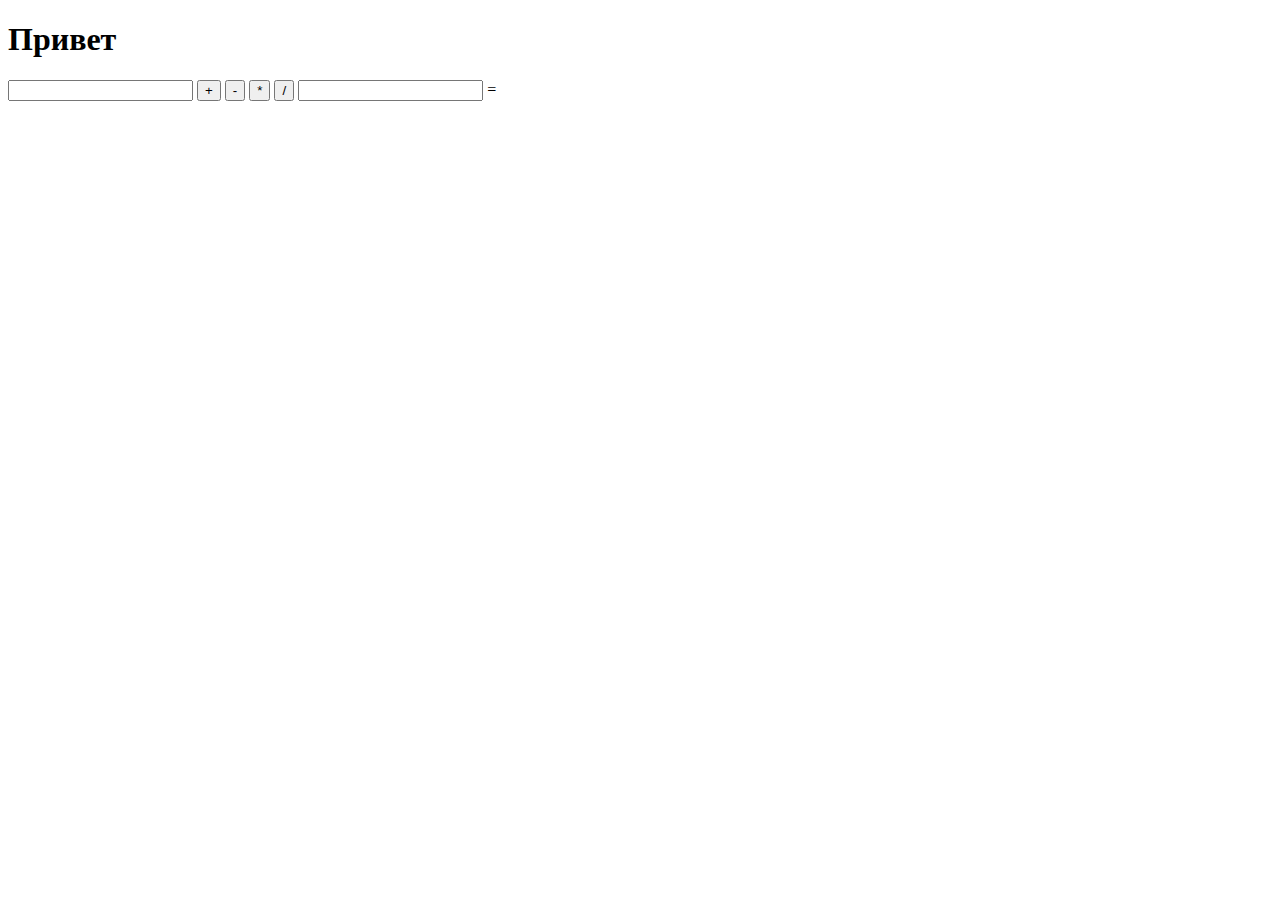
<file: cal/index.html>
<!doctype html>
<html lang="en">

<head>
    <meta charset="UTF-8">
    <meta name="viewport" content="width=device-width, initial-scale=1.0">
    <title>Calculate</title>
    <script src="./src/calculate.js" defer></script>
</head>

<body>
    <h1>Привет</h1>
    <input type="number" name="op1" id="op1">
    <button id="sum">+</button>
    <button id="vch">-</button>
    <button id="ymn">*</button>
    <button id="ch">/</button>
    <input type="number" name="op2" id="op2">
    =
    <span id="result"></span>
</body>

</html>
</file>
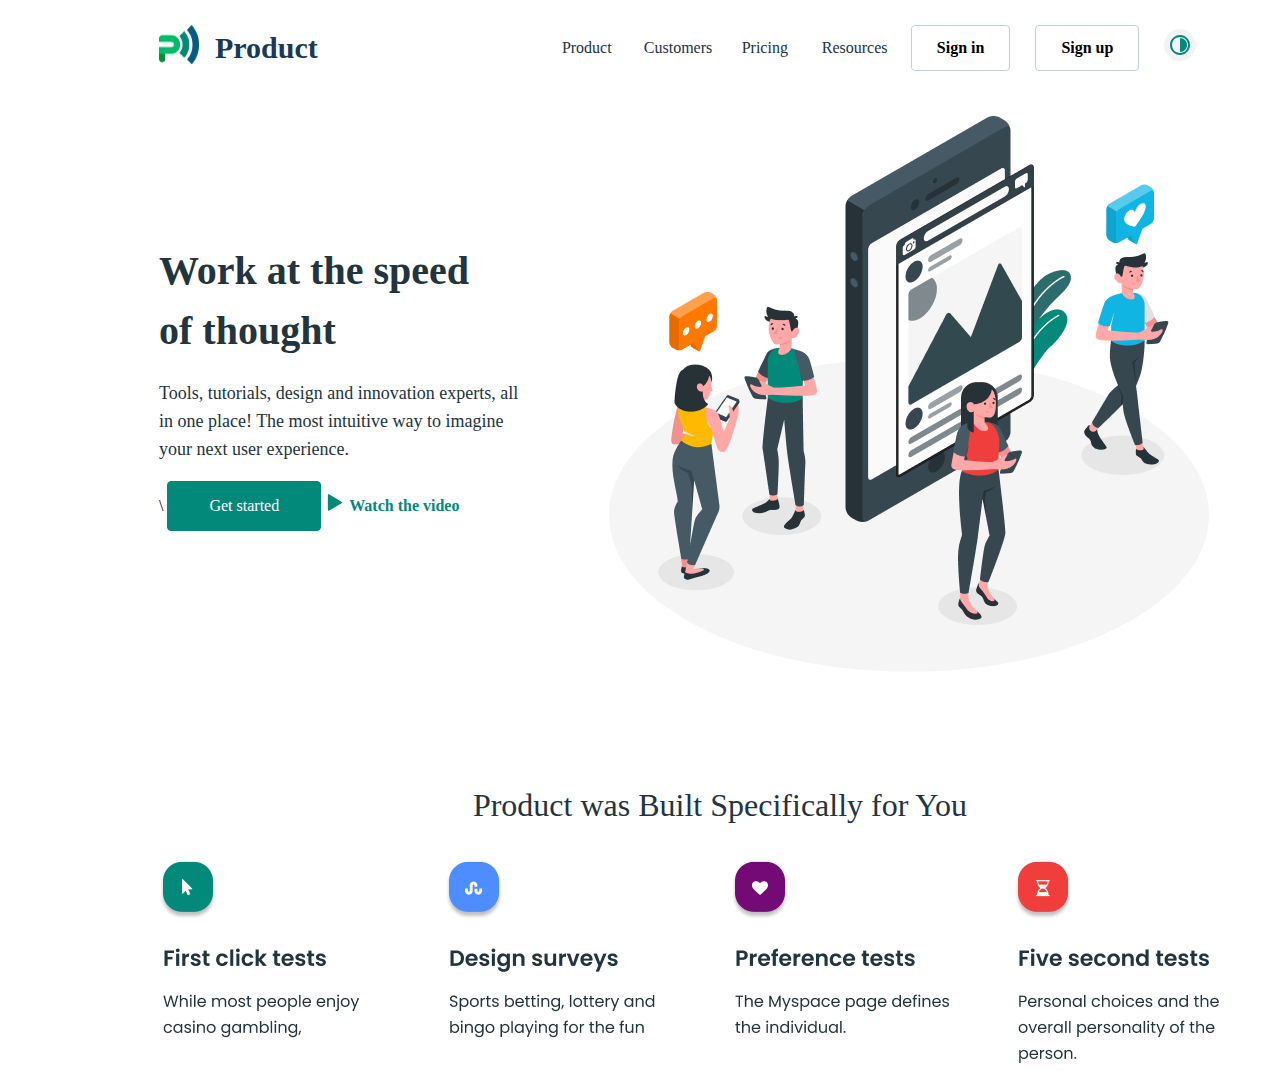
<file: projekt.sait/index.html>
<!doctype html>
<html lang="en">

<head>
    <meta charset="UTF-8">
    <meta name="viewport" content="width=device-width, initial-scale=1.0">
    <title>Online Shcool</title>
    <link rel="stylesheet" href="./css/normalize.css">
    <!--Подключение стилей для самого сайта-->
    <link rel="stylesheet" href="./css/slyle.css">
</head>

<body>
    <!--обёртка для всего содержимого, чтобы прижать footer к нижней части-->
    <div class="wrapper wrapper-container wrapper-forcontent">
        <!--Содержимое сайта без подвала (нужно для прижатия подвала к нижней части)-->
        <div class="content-without-footer">

            <!--Шапка сайта-->
            <header class="header">
                <a class="header-logo" href="#">
                    <img class="header-logo-img" src="./image/logo.png" alt="logo">
                    <span class="header-logo-text">Product</span>
                </a>
                <nav class="header-menu">
                    <li class="header-menu-li">Product</li>
                    <li class="header-menu-li">Customers</li>
                    <li class="header-menu-li">Pricing</li>
                    <li class="header-menu-li">Resources</li>
                    <li class="header-menu-li">
                        <button class="header-menu-li-btn">
                            Sign in
                        </button>
                    </li>
                    <li class="header-menu-li">
                        <button class="header-menu-li-btn">
                            Sign up
                        </button>
                    </li>
                    <li class="header-menu-li">
                        <button class="header-menu-li-light">
                            <svg class="header-menu-li-light-svg" width="24" height="24" viewbox="0 0 24 24"
                                xmlns="http://www.w3.org/2000/svg">
                                <path
                                    d="M12 22C17.514 22 22 17.514 22 12C22 6.486 17.514 2 12 2C6.486 2 2 6.486 2 12C2 17.514 6.486 22 12 22ZM12 4C16.411 4 20 7.589 20 12C20 16.411 16.411 20 12 20C7.589 20 4 16.411 4 12C4 7.589 7.589 4 12 4Z" />
                                <path d="M19 12C19 8.134 15.865 5 12 5V19C15.865 19 19 15.866 19 12Z" />
                            </svg>
                        </button>
                    </li>
                </nav>
            </header>

            <!--Основная часть-->
            <main>
                <section class="face">
                    <span class="face-title">Work at the speed
                        of thought</span>
                    <p class="face-text">Tools, tutorials, design and innovation experts, all in one place! The most intuitive way to
                        imagine your next user experience.</p>\
                    <button class="face-btn">Get started</button>
                    <svg class="face-svg" viewbox="0 0 17 19" xmlns="http://www.w3.org/2000/svg">
                        <path fill-rule="evenodd" clip-rule="evenodd"
                            d="M15.8516 8.53032C16.591 8.96531 16.591 10.0347 15.8516 10.4697L2.1954 18.5027C1.44543 18.9439 0.5 18.4031 0.5 17.533V1.46697C0.5 0.596876 1.44543 0.0561381 2.1954 0.497293L15.8516 8.53032Z" />
                    </svg>
                    <a class="face-link" href="#" target="_blank">Watch the video</a>
                    
                </section>
                <section class="mid">
                <p class="mid-text">Product was Built Specifically for You
                </p>
                <img class="mid-img" src="./image/card.png"> 
                </img>
                
                </section>
            </main>
        </div>
        
</body>


        <!--Подвал сайта-->
        <footer>

        </footer>
    </div>
</body>

</html>
</file>
<file: projekt.sait/css/slyle.css>
@charset "UTF-8";
/* Переменные (через $) */
/* === wrapper === */
/* Обёртки - отдельный блок */
.wrapper {
  /*Максимальная ширина страницы и выравнивание содержимого по центру*/
  width: 1440px;
  margin: 0 auto;
  /* Обёртка для прижатия подвала к нижней части */
}
.wrapper-container {
  padding: 0 159px;
  box-sizing: border-box;
}
.wrapper-forcontent {
  min-height: 100vh; /* 100 видимых высот */
  display: flex;
  flex-direction: column;
}

/* end === wrapper === end */
/* === content-without-footer === */
/* Основная часть без footer */
.content-without-footer {
  flex-grow: 1; /* Отношение блоков */
}

/* end === content-without-footer === end */
.header {
  display: flex;
  padding: 25px 0;
}
.header-logo {
  text-decoration: none;
  display: flex;
}
.header-logo-img {
  width: 40px;
  height: 40px;
}
.header-logo-text {
  display: block;
  align-self: center;
  color: #173a56;
  font-weight: 700;
  font-size: 30px;
  line-height: 28px;
  margin-left: 16px;
  margin-right: 237px;
}
.header-menu {
  display: flex;
  list-style-type: none;
}
.header-menu-li {
  font-weight: 400;
  font-size: 16px;
  line-height: 28px;
  color: #22343d;
  margin-right: 25px;
  width: 64px;
  text-align: center;
  align-self: center;
  cursor: pointer;
  transition: font-weight 0.1s ease;
}
.header-menu-li-btn {
  font-weight: 600;
  font-size: 16px;
  line-height: 24px;
  background-color: white;
  border: 1px solid #bcd0e5;
  border-radius: 4px;
  padding: 10px 25px;
  box-sizing: border-box;
  transition: background-color 0.8s ease, color 0.8s ease;
}
.header-menu-li-btn:hover {
  background-color: #02897a;
  color: #ffffff;
}
.header-menu-li-btn:active {
  background-color: red;
  color: black;
}
.header-menu-li-light {
  width: 32px;
  height: 32px;
  background-color: #f3f3f3;
  border-radius: 100%;
  border: 1px solid #f3f3f3;
  position: relative;
}
.header-menu-li-light-svg {
  position: absolute;
  top: 3px;
  left: 3px;
  fill: #02897a;
  transition: background-color 0.8s ease, fill 0.8s ease;
}
.header-menu-li-light:hover {
  background-color: #02897a;
}
.header-menu-li-light:hover > .header-menu-li-light-svg {
  fill: #f3f3f3;
}
.header-menu-li-light:active {
  background-color: red;
}
.header-menu-li-light:active > .header-menu-li-light-svg {
  fill: black;
}
.header-menu-li:nth-child(5) {
  width: auto;
}
.header-menu-li:nth-child(6) {
  width: auto;
}
.header-menu-li:last-child {
  width: auto;
  margin-right: 0;
}
.header-menu-li:hover {
  font-weight: 600;
}

.face {
  padding: 145px 0 218px;
  background-image: url(../image/bgsection1.png);
  background-repeat: no-repeat;
  background-position: 450px 20px;
}
.face-title {
  font-style: normal;
  font-weight: 700;
  font-size: 40px;
  line-height: 60px;
  color: #22343d;
  width: 315px;
  display: block;
}
.face-text {
  font-style: normal;
  font-weight: 400;
  font-size: 18px;
  line-height: 28px;
  color: #22343d;
  width: 373px;
}
.face-btn {
  background: #02897a;
  border-radius: 4px;
  padding: 15px 41px;
  color: #FFFFFF;
  border: 1px solid #02897a;
}
.face-svg {
  fill: #02897a;
  width: 20px;
  height: 17px;
}
.face-link {
  font-weight: 600;
  font-size: 16px;
  line-height: 24px;
  color: #02897a;
  text-decoration: none;
}

.mid-text {
  font-style: normal;
  font-weight: 700px;
  font-size: 32px;
  line-height: 48px;
  text-align: center;
  color: #22343D;
}/*# sourceMappingURL=slyle.css.map */
</file>
